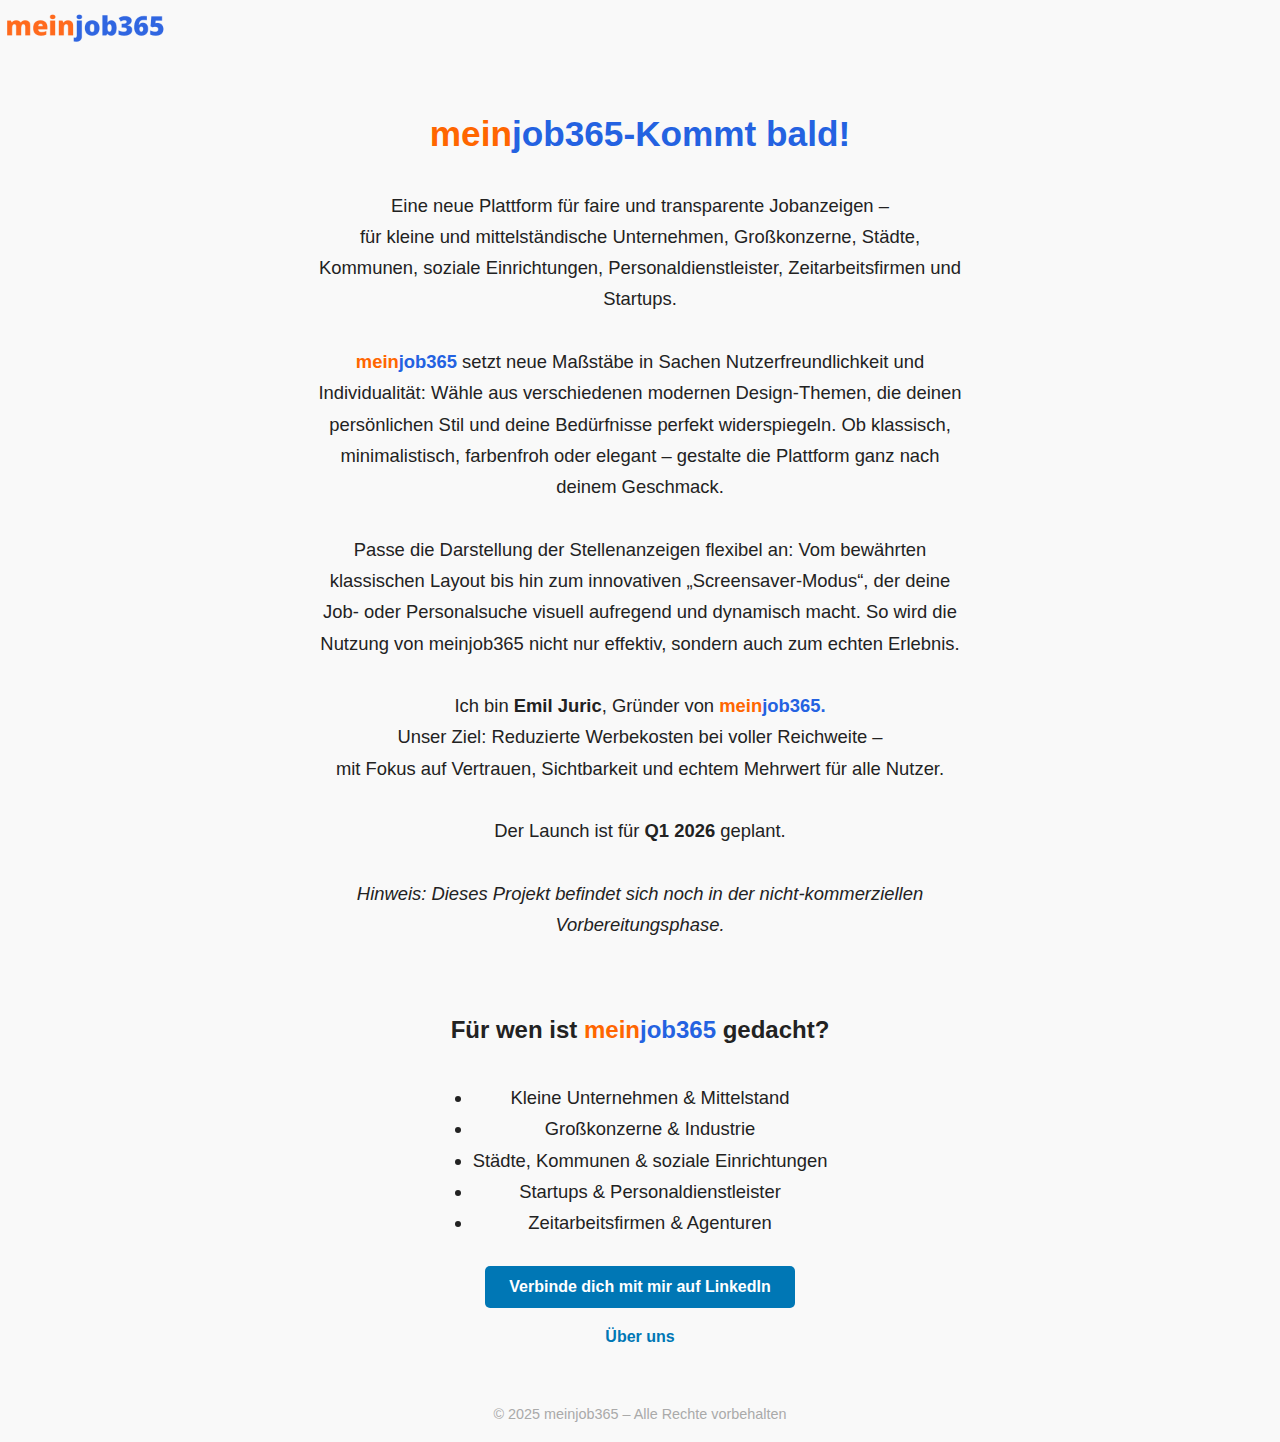
<file: index.html>
<!DOCTYPE html>
<html lang="de">
<head>
  <meta charset="UTF-8">
  <meta name="viewport" content="width=device-width, initial-scale=1.0">
  <meta http-equiv="content-language" content="de">
  <meta name="robots" content="index, follow">
  <meta name="author" content="Emil Juric">
  <meta name="publisher" content="meinjob365">
  <meta name="description" content="Entdecke meinjob365 – Die neue, benutzerfreundliche Jobbörse für KMUs, Kommunen, Zeitarbeit und mehr. Starte mit uns in eine transparente Zukunft der Jobanzeigen.">
  <meta name="keywords" content="Jobbörse, Stellenangebote, Arbeit, Jobportal, Job, Stelle, Karriere, Jobs Deutschland, meinjob365">
  <meta property="business:business_tag" content="Jobportal, Stellenmarkt">
  <link rel="canonical" href="https://meinjob365.de/">
  <link rel="alternate" hreflang="de" href="https://meinjob365.de">
  <link rel="alternate" hreflang="en" href="https://meinjob365.com">
  <link rel="icon" href="/favicon.ico" type="image/x-icon">

  <!-- OpenGraph -->
  <meta property="og:type" content="website">
  <meta property="og:site_name" content="meinjob365">
  <meta property="og:locale" content="de_DE">
  <meta property="og:title" content="meinjob365 – Die innovative Jobbörse für Deutschland (Launch 2026)">
  <meta property="og:description" content="Die neue Jobplattform für KMUs, Kommunen und Startups.">
  <meta property="og:image" content="https://meinjob365.de/images/meinjob365_logo.png">
  <meta property="og:url" content="https://meinjob365.de">

  <!-- Twitter Card -->
  <meta name="twitter:card" content="summary_large_image">
  <meta name="twitter:title" content="meinjob365 – Kommt bald">
  <meta name="twitter:description" content="Die neue Jobplattform für KMUs, Kommunen und Startups.">
  <meta name="twitter:image" content="https://meinjob365.de/images/meinjob365_logo.png">

  <title>meinjob365 – Die innovative Jobbörse für Deutschland (Launch 2026)</title>

  <!-- Structured Data: Organization -->
  <script type="application/ld+json">
  {
    "@context": "https://schema.org",
    "@type": "Organization",
    "name": "meinjob365",
    "url": "https://meinjob365.de",
    "logo": "https://meinjob365.de/images/meinjob365_logo.png",
    "sameAs": [
      "https://www.linkedin.com/in/emil-juric/",
      "https://twitter.com/meinjob365"
    ]
  }
  </script>

  <!-- Structured Data: WebSite SearchAction -->
  <script type="application/ld+json">
  {
    "@context": "https://schema.org",
    "@type": "WebSite",
    "url": "https://meinjob365.de/",
    "potentialAction": {
      "@type": "SearchAction",
      "target": "https://meinjob365.de/suche?q={search_term_string}",
      "query-input": "required name=search_term_string"
    }
  }
  </script>

  <!-- Optional future AI Config -->
  <script>
    window.AI_CONFIG = {
      futureIntegration: true,
      plannedFeatures: ["job-recommendations", "chatbot"]
    };
  </script>

  <style>
    * {
  box-sizing: border-box;
}

body {
  font-family: Arial, sans-serif;
  background: #f9f9f9;
  color: #222;
  margin: 0;
  padding: 0;
  display: flex;
  flex-direction: column;
  min-height: 100vh;
  overflow-x: hidden;
}

header {
  display: flex;
  align-items: center;
  justify-content: space-between;
  padding: 5px;
}

header img {
  height: 40px;
}

main {
  flex: 1;
  display: flex;
  flex-direction: column;
  align-items: center;
  text-align: center;
  max-width: 700px;
  margin: 0 auto;
  padding: 40px 20px;
}

h1 {
  font-size: 2.2em;
  margin-bottom: 0.5em;
  color: #222;
}

h2 {
  font-size: 1.5em;
  margin-top: 2em;
}

p, ul {
  font-size: 1.15em;
  line-height: 1.7;
  margin-bottom: 1.5em;
  text-align: center;
}

ul {
  padding-left: 20px;
}

.button {
  background-color: #0077b5;
  color: white;
  padding: 12px 24px;
  text-decoration: none;
  font-weight: bold;
  border-radius: 5px;
  transition: background-color 0.3s;
}

.button:hover {
  background-color: #005983;
}

footer {
  text-align: center;
  padding: 20px;
  font-size: 0.9em;
  color: #aaa;
  background: #f9f9f9;
  margin-top: auto;
  width: 100%;
}

.mobile-only {
  display: none;
}

.desktop-only {
  display: inline-block;
}

@media (max-width: 600px) {
  h1 {
    font-size: 1.8em;
  }

  p {
    font-size: 1em;
  }

  .button {
    padding: 10px 20px;
  }

  .mobile-only {
    display: inline-block;
    font-size: 0.9em;
    padding: 8px 16px;
    margin-top: 10px;
  }

  .desktop-only {
    display: none;
  }

  header {
    flex-direction: column;
    align-items: flex-start;
  }

  header img {
    margin-bottom: 5px;
  }
}

@media (max-height: 650px) {
  main {
    justify-content: flex-start;
    padding-top: 40px;
  }
}

.nav-link {
  display: inline-block;
  margin-top: 20px;
  font-size: 1em;
  text-decoration: none;
  color: #0077b5;
  font-weight: bold;
  transition: color 0.3s;
}

.nav-link:hover {
  color: #005983;
}
  </style>
</head>
<body>

  <header>
    <img src="/images/meinjob365_logo.png" alt="meinjob365 Logo">
    <a class="button mobile-only" href="https://www.linkedin.com/in/emil-juric/" target="_blank">
      LinkedIn
    </a>
  </header>

  <main>
    <h1><strong><span style="color: rgb(255, 102, 0);">mein</span><span style="color: rgb(36, 98, 225);">job365-Kommt bald!</span></strong> </h1>

    <p>
      Eine neue Plattform für faire und transparente Jobanzeigen –<br>
      für kleine und mittelständische Unternehmen, Großkonzerne, Städte, Kommunen, soziale Einrichtungen, Personaldienstleister, Zeitarbeitsfirmen und Startups.<br><br>

      <strong><span style="color: rgb(255, 102, 0);">mein</span><span style="color: rgb(36, 98, 225);">job365</span></strong> setzt neue Maßstäbe in Sachen Nutzerfreundlichkeit und Individualität:  
      Wähle aus verschiedenen modernen Design-Themen, die deinen persönlichen Stil und deine Bedürfnisse perfekt widerspiegeln.  
      Ob klassisch, minimalistisch, farbenfroh oder elegant – gestalte die Plattform ganz nach deinem Geschmack.<br><br>

      Passe die Darstellung der Stellenanzeigen flexibel an:  
      Vom bewährten klassischen Layout bis hin zum innovativen „Screensaver-Modus“,  
      der deine Job- oder Personalsuche visuell aufregend und dynamisch macht.  
      So wird die Nutzung von meinjob365 nicht nur effektiv, sondern auch zum echten Erlebnis.<br><br>

      Ich bin <strong>Emil Juric</strong>, Gründer von <strong><span style="color: rgb(255 , 102, 0);">mein</span><span style="color: rgb(36 , 98, 225);">job365.</span></strong><br>
      Unser Ziel: Reduzierte Werbekosten bei voller Reichweite –<br>
      mit Fokus auf Vertrauen, Sichtbarkeit und echtem Mehrwert für alle Nutzer.<br><br>

      Der Launch ist für <strong>Q1 2026</strong> geplant.<br><br>

      <em>Hinweis: Dieses Projekt befindet sich noch in der nicht-kommerziellen Vorbereitungsphase.</em>
    </p>

    <h2>Für wen ist <strong><span style="color: rgb(255, 102, 0);">mein</span><span style="color: rgb(36, 98, 225);">job365</span></strong> gedacht?</h2>
    <ul>
      <li>Kleine Unternehmen & Mittelstand</li>
      <li>Großkonzerne & Industrie</li>
      <li>Städte, Kommunen & soziale Einrichtungen</li>
      <li>Startups & Personaldienstleister</li>
      <li>Zeitarbeitsfirmen & Agenturen</li>
    </ul>

    <a class="button desktop-only" href="https://www.linkedin.com/in/emil-juric/" target="_blank">
      Verbinde dich mit mir auf LinkedIn
    </a>
    <a class="nav-link" href="ueber-uns.html">Über uns</a>
  </main>
  
  <footer>
  
    © 2025 meinjob365 – Alle Rechte vorbehalten
  </footer>

</body>
</html>
</file>
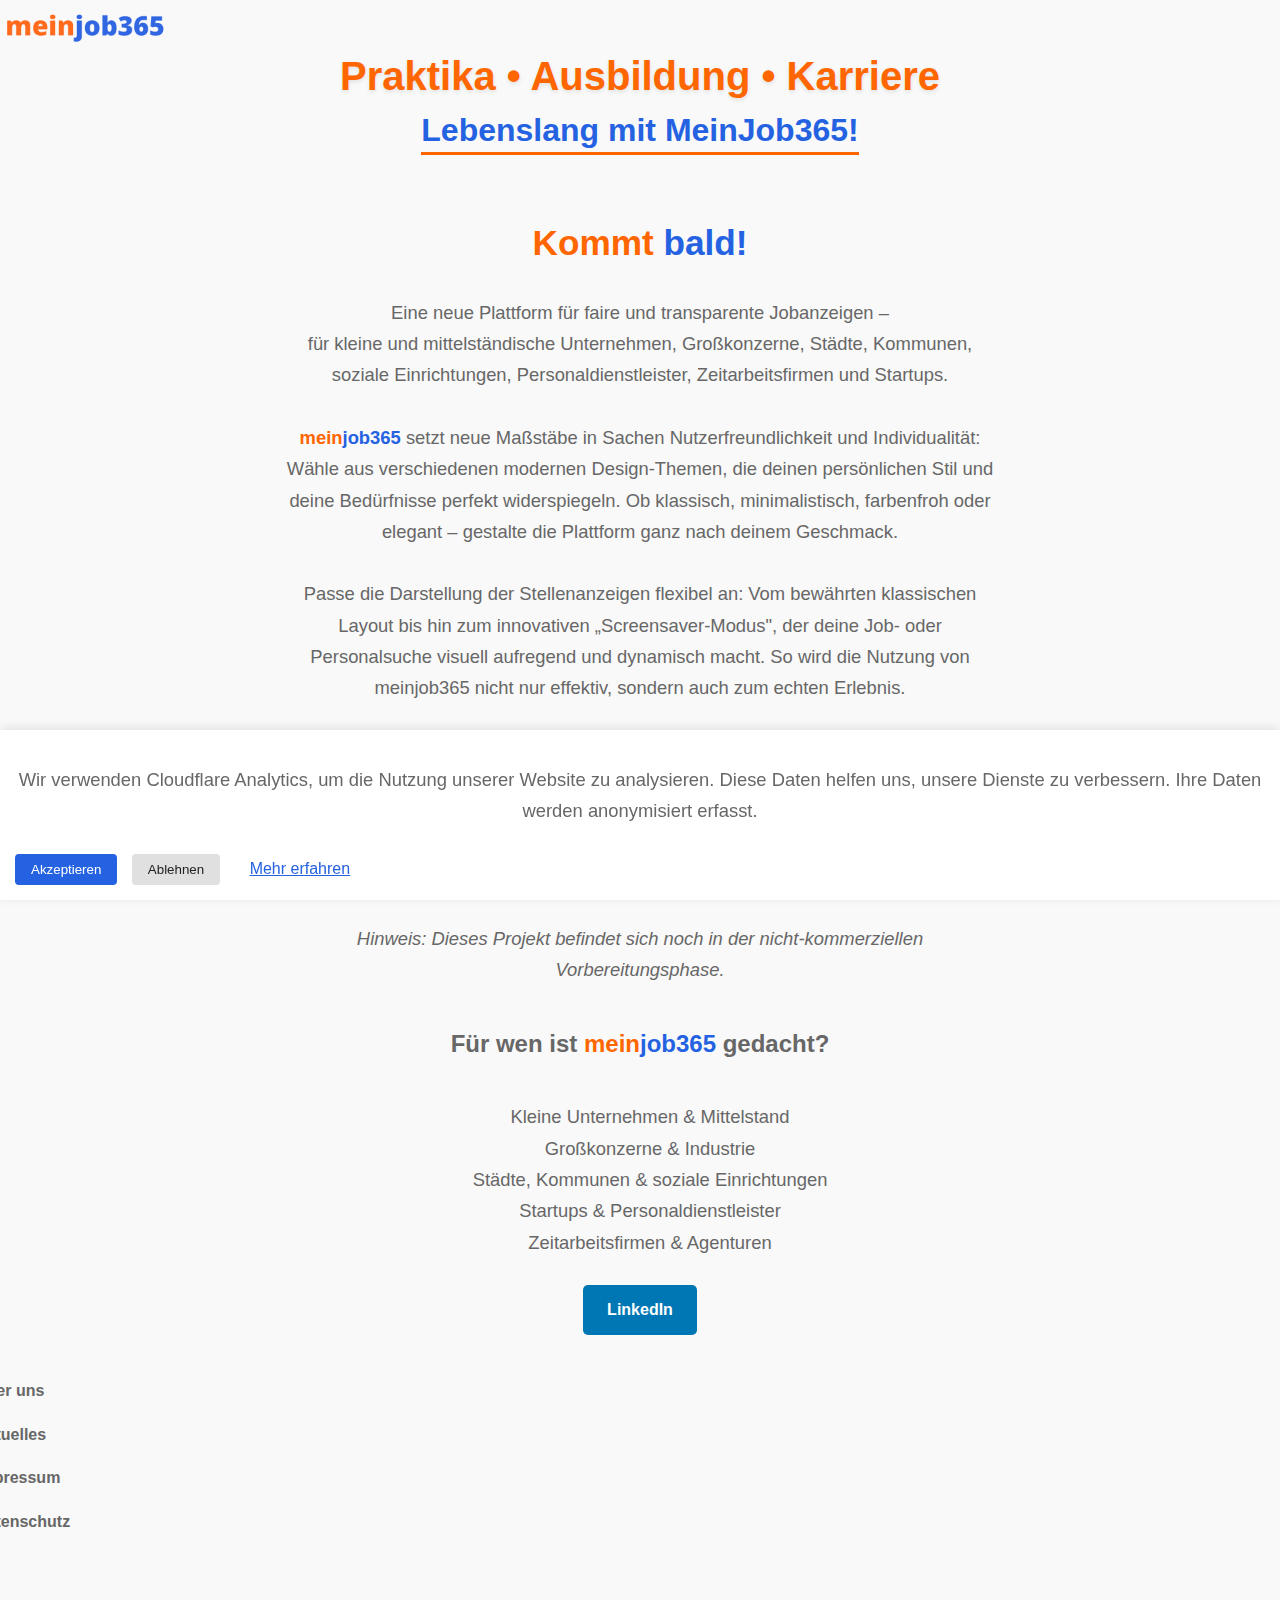
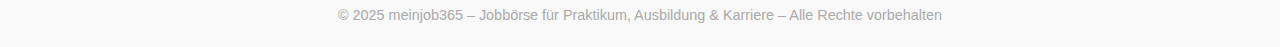
<file: src/index.html>
<!DOCTYPE html>
<html lang="de">
<head>
  <meta charset="UTF-8">
  <meta name="viewport" content="width=device-width, initial-scale=1.0">
  <meta http-equiv="X-UA-Compatible" content="IE=edge">
  <meta http-equiv="content-language" content="de">
  
  <!-- Primary Meta Tags -->
  <title>meinjob365 – Praktika, Ausbildung & Karriere - Alles mit meinjob365 (Launch 2026)</title>
  <meta name="description" content="Entdecke Praktika, Ausbildungsplätze und Karrierechancen bei meinjob365 – Die neue Jobbörse für KMUs, Kommunen und Startups. Starte 2026 durch!">
  <meta name="author" content="Emil Juric">
  <meta name="robots" content="index, follow">

  <!-- OpenGraph / Social Meta -->
  <meta property="og:type" content="website">
  <meta property="og:site_name" content="meinjob365">
  <meta property="og:title" content="meinjob365 – Praktikum, Ausbildung & Karriere | Die innovative Jobbörse">
  <meta property="og:description" content="Entdecke Praktika, Ausbildungsplätze und Karrierechancen bei meinjob365 – Die neue Jobbörse für KMUs, Kommunen und Startups.">
  <meta property="og:image" content="https://meinjob365.de/images/meinjob365_logo.png">
  <meta property="og:url" content="https://meinjob365.de">
  <meta property="og:locale" content="de_DE">

  <!-- Twitter Card -->
  <meta name="twitter:card" content="summary_large_image">
  <meta name="twitter:title" content="meinjob365 – Praktikum, Ausbildung & Karriere | Die innovative Jobbörse">
  <meta name="twitter:description" content="Entdecke Praktika, Ausbildungsplätze und Karrierechancen bei meinjob365 – Die neue Jobbörse für KMUs, Kommunen und Startups.">
  <meta name="twitter:image" content="https://meinjob365.de/images/meinjob365_logo.png">

  <!-- Favicon -->
  <link rel="icon" href="/favicon.ico" sizes="any">
  <link rel="icon" href="/icon.svg" type="image/svg+xml">
  <link rel="apple-touch-icon" href="/apple-touch-icon.png">

  <!-- Preload Resources -->
  <link rel="preload" href="/images/meinjob365_logo.png" as="image">

  <!-- Structured Data -->
  <script type="application/ld+json">
  {
    "@context": "https://schema.org",
    "@type": "WebSite",
    "name": "meinjob365",
    "alternateName": ["Praktikumsbörse", "Ausbildungsportal", "Karriereplattform"],
    "url": "https://meinjob365.de",
    "potentialAction": {
      "@type": "SearchAction",
      "target": "https://meinjob365.de/suche?q={search_term_string}",
      "query-input": "required name=search_term_string"
    }
  }
  </script>
  
  <script type="application/ld+json">
  {
    "@context": "https://schema.org",
    "@type": "Organization",
    "name": "meinjob365",
    "url": "https://meinjob365.de",
    "logo": "https://meinjob365.de/images/meinjob365_logo.png",
    "sameAs": [
      "https://www.linkedin.com/in/emil-juric/",
      "https://twitter.com/meinjob365"
    ],
    "description": "Die innovative Jobbörse für Praktika, Ausbildungen und Karrierechancen in Deutschland"
  }
  </script>

  <style>
    /* CSS Variables */
    :root {
      --primary: #2462E1;
      --secondary: #FF6600;
      --text: #222;
      --light-text: #676767;
      --bg: #f9f9f9;
    }

    * {
      box-sizing: border-box;
    }

    body {
      font-family: Arial, sans-serif;
      background: var(--bg);
      color: var(--text);
      margin: 0;
      padding: 0;
      display: flex;
      flex-direction: column;
      min-height: 100vh;
      line-height: 1.6;
      overflow-x: hidden;
    }

    header {
      display: flex;
      align-items: center;
      justify-content: space-between;
      padding: 5px;
    }

    header img {
      height: 40px;
      width: auto;
    }

    main {
      flex: 1;
      display: flex;
      flex-direction: column;
      align-items: center;
      text-align: center;
      max-width: 750px;
      margin: 0 auto;
      padding: 40px 20px;
    }

    h1 {
      font-size: 2.2em;
      margin-bottom: 0.2em;
    }

    h2 {
      font-size: 1.5em;
      margin-top: 0.5em;
      text-align: center;
      color: var(--light-text);
    }

    p, ul {
      list-style-type: none;
      padding-left: 0;
      text-align: center;
      color: var(--light-text);
      font-size: 1.15em;
      line-height: 1.7;
      margin-bottom: 1.5em;
    }

    ul {
      padding-left: 20px;
    }

    .button {
      background-color: #0077b5;
      color: white;
      padding: 12px 24px;
      text-decoration: none;
      font-weight: bold;
      border-radius: 5px;
      transition: background-color 0.3s;
    }

    .button:hover {
      background-color: #005983;
    }

    footer {
      text-align: center;
      padding: 20px;
      font-size: 0.9em;
      color: #aaa;
      background: var(--bg);
      margin-top: auto;
      width: 100%;
    }

    .mobile-only {
      display: none;
    }

    .desktop-only {
      display: inline-block;
    }

    @media (max-width: 600px) {
      h1 {
        font-size: 1.8em;
      }

      p {
        font-size: 1em;
      }

      .button {
        padding: 10px 20px;
      }

      .mobile-only {
        display: inline-block;
        font-size: 0.9em;
        padding: 8px 16px;
        margin-top: 10px;
      }

      .desktop-only {
        display: none;
      }

      header {
        flex-direction: column;
        align-items: flex-start;
      }

      header img {
        margin-bottom: 5px;
      }
    }

    @media (max-height: 650px) {
      main {
        justify-content: flex-start;
        padding-top: 40px;
      }
    }

    .nav-link {
      color: #676767;
      text-decoration: none;
      font-weight: bold;
      transition: color 0.3s;
      padding: 8px 0;
      border-bottom: 2px solid transparent;
    }

    .nav-link:hover {
      color: #005983;
      border-bottom-color: #005983;
    }

    .linkedin-wrapper {
      width: 100%;
      text-align: center;
      margin-bottom: 20px;
    }

    .left-aligned-links {
      display: flex;
      flex-direction: column;
      align-items: flex-start;
      width: 100%;
      padding-left: 20px;
      margin-top: 15px;
    }

    @media (min-width: 601px) {
      .left-aligned-links {
        margin-left: -20px;
        padding-left: 20px;
        width: calc(100% + 40px);
        position: relative;
        left: -300px;
      }
    }

    /* GDPR Consent Banner */
    #cookie-consent {
      position: fixed;
      bottom: 0;
      left: 0;
      right: 0;
      background: #fff;
      padding: 15px;
      box-shadow: 0 -2px 10px rgba(0,0,0,0.1);
      z-index: 1000;
      display: none;
    }

    .consent-buttons {
      margin-top: 10px;
    }

    .consent-btn {
      padding: 8px 16px;
      margin-right: 10px;
      border: none;
      border-radius: 4px;
      cursor: pointer;
    }

    .accept-btn {
      background: var(--primary);
      color: white;
    }

    .reject-btn {
      background: #e0e0e0;
      color: var(--text);
    }

    /* SEO helper text - vidljiv samo tražilicama */
    .seo-helper {
      position: absolute;
      left: -9999px;
      top: -9999px;
      width: 1px;
      height: 1px;
      overflow: hidden;
    }
  </style>
</head>

<body>
  <!-- Hidden SEO content -->
  <div class="seo-helper">
      <h1><strong><span style="color: rgb(255, 102, 0);">Praktika  Ausbildung  Karriere</span><br><span style="color: rgb(36, 98, 225);">alles mit meinjob365</span></strong></h1>
    <p>Finden Sie das perfekte Praktikum, Ausbildung oder Stellenangebot in Deutschland durch unsere innovative Jobbörse meinjob365.</p>
  </div>

  <header>
    <img src="/images/meinjob365_logo.png" 
         alt="meinjob365 Logo - Jobbörse für Praktikum, Ausbildung und Karriere"
         width="180" height="40">
    <a class="button mobile-only" href="https://www.linkedin.com/in/emil-juric/" target="_blank" rel="noopener noreferrer">
      LinkedIn
    </a>
  </header>

  <div class="slogan-banner">
    <h2 style="margin: 0; padding: 0; font-family: 'Arial', sans-serif; line-height: 1.3;">
      <strong style="display: block; text-align: center; font-size: clamp(1.5rem, 4vw, 2.5rem);">
        <span style="color: var(--secondary); text-shadow: 0 2px 4px rgba(0,0,0,0.1);">
          Praktika • Ausbildung • Karriere
        </span>
        <span style="display: block; color: var(--primary); font-size: clamp(1.2rem, 3vw, 2rem); margin-top: 8px;">
          <span style="border-bottom: 3px solid var(--secondary); padding-bottom: 4px;">Lebenslang mit MeinJob365!</span>
        </span>
      </strong>
    </h2>
  </div>

  <main>
    <h1><strong><span style="color: var(--secondary);">Kommt</span><span style="color: var(--primary);"> bald!</span></strong> </h1>

    <p>
      Eine neue Plattform für faire und transparente Jobanzeigen –<br>
      für kleine und mittelständische Unternehmen, Großkonzerne, Städte, Kommunen, soziale Einrichtungen, Personaldienstleister, Zeitarbeitsfirmen und Startups.<br><br>

      <strong><span style="color: var(--secondary);">mein</span><span style="color: var(--primary);">job365</span></strong> setzt neue Maßstäbe in Sachen Nutzerfreundlichkeit und Individualität:  
      Wähle aus verschiedenen modernen Design-Themen, die deinen persönlichen Stil und deine Bedürfnisse perfekt widerspiegeln.  
      Ob klassisch, minimalistisch, farbenfroh oder elegant – gestalte die Plattform ganz nach deinem Geschmack.<br><br>

      Passe die Darstellung der Stellenanzeigen flexibel an:  
      Vom bewährten klassischen Layout bis hin zum innovativen „Screensaver-Modus",  
      der deine Job- oder Personalsuche visuell aufregend und dynamisch macht.  
      So wird die Nutzung von meinjob365 nicht nur effektiv, sondern auch zum echten Erlebnis.<br><br>

      Ich bin <strong>Emil Juric</strong>, Gründer von <strong><span style="color: var(--secondary);">mein</span><span style="color: var(--primary);">job365.</span></strong><br>
      Unser Ziel: Reduzierte Werbekosten bei voller Reichweite –<br>
      mit Fokus auf Vertrauen, Sichtbarkeit und echtem Mehrwert für alle Nutzer.<br><br>

      Der Launch ist für <strong>Q1 2026</strong> geplant.<br><br>

      <em>Hinweis: Dieses Projekt befindet sich noch in der nicht-kommerziellen Vorbereitungsphase.</em>
    </p>

    <h2>Für wen ist <strong><span style="color: var(--secondary);">mein</span><span style="color: var(--primary);">job365</span></strong> gedacht?</h2>
    <ul>
      <li>Kleine Unternehmen & Mittelstand</li>
      <li>Großkonzerne & Industrie</li>
      <li>Städte, Kommunen & soziale Einrichtungen</li>
      <li>Startups & Personaldienstleister</li>
      <li>Zeitarbeitsfirmen & Agenturen</li>
    </ul>
    
    <div class="linkedin-wrapper">
      <a class="button desktop-only" href="https://www.linkedin.com/in/emil-juric/" target="_blank" rel="noopener noreferrer">
        LinkedIn
      </a>
    </div>
    <div class="left-aligned-links" style="margin-left: -20px; width: calc(100% + 40px);">
      <a class="nav-link" href="/ueber-uns" title="Über meinjob365 - Jobbörse für Praktikum und Ausbildung">Über uns</a>
      <a class="nav-link" href="/aktuelles" title="Aktuelle Neuigkeiten zu Praktika und Ausbildungsplätzen">Aktuelles</a>
      <a class="nav-link" href="/impressum" title="Impressum">Impressum</a>
      <a class="nav-link" href="/datenschutz" title="Datenschutzerklärung">Datenschutz</a>
    </div>
  </main>
  
  <footer>
    © 2025 meinjob365 – Jobbörse für Praktikum, Ausbildung & Karriere – Alle Rechte vorbehalten
  </footer>

  <!-- GDPR Cookie Consent Banner -->
  <div id="cookie-consent">
    <p>Wir verwenden Cloudflare Analytics, um die Nutzung unserer Website zu analysieren. Diese Daten helfen uns, unsere Dienste zu verbessern. Ihre Daten werden anonymisiert erfasst.</p>
    <div class="consent-buttons">
      <button class="consent-btn accept-btn" id="accept-cookies">Akzeptieren</button>
      <button class="consent-btn reject-btn" id="reject-cookies">Ablehnen</button>
      <a href="/datenschutz" style="margin-left: 15px; color: var(--primary);">Mehr erfahren</a>
    </div>
  </div>

  <script>
    // GDPR Compliance Script
    document.addEventListener('DOMContentLoaded', function() {
      // Cookie Consent Logic
      if (!localStorage.getItem('cookie_consent')) {
        document.getElementById('cookie-consent').style.display = 'block';
      }

      document.getElementById('accept-cookies').addEventListener('click', function() {
        localStorage.setItem('cookie_consent', 'accepted');
        document.getElementById('cookie-consent').style.display = 'none';
        loadCloudflareAnalytics();
      });

      document.getElementById('reject-cookies').addEventListener('click', function() {
        localStorage.setItem('cookie_consent', 'rejected');
        document.getElementById('cookie-consent').style.display = 'none';
      });

      // Load analytics if already consented
      if (localStorage.getItem('cookie_consent') === 'accepted') {
        loadCloudflareAnalytics();
      }
    });

    function loadCloudflareAnalytics() {
      const script = document.createElement('script');
      script.src = 'https://static.cloudflareinsights.com/beacon.min.js';
      script.defer = true;
      script.setAttribute('data-cf-beacon', '{"token": "2bd16794874b43a18c753e74b16c28f5"}');
      document.body.appendChild(script);
    }
  </script>
</body>
</html>
</file>
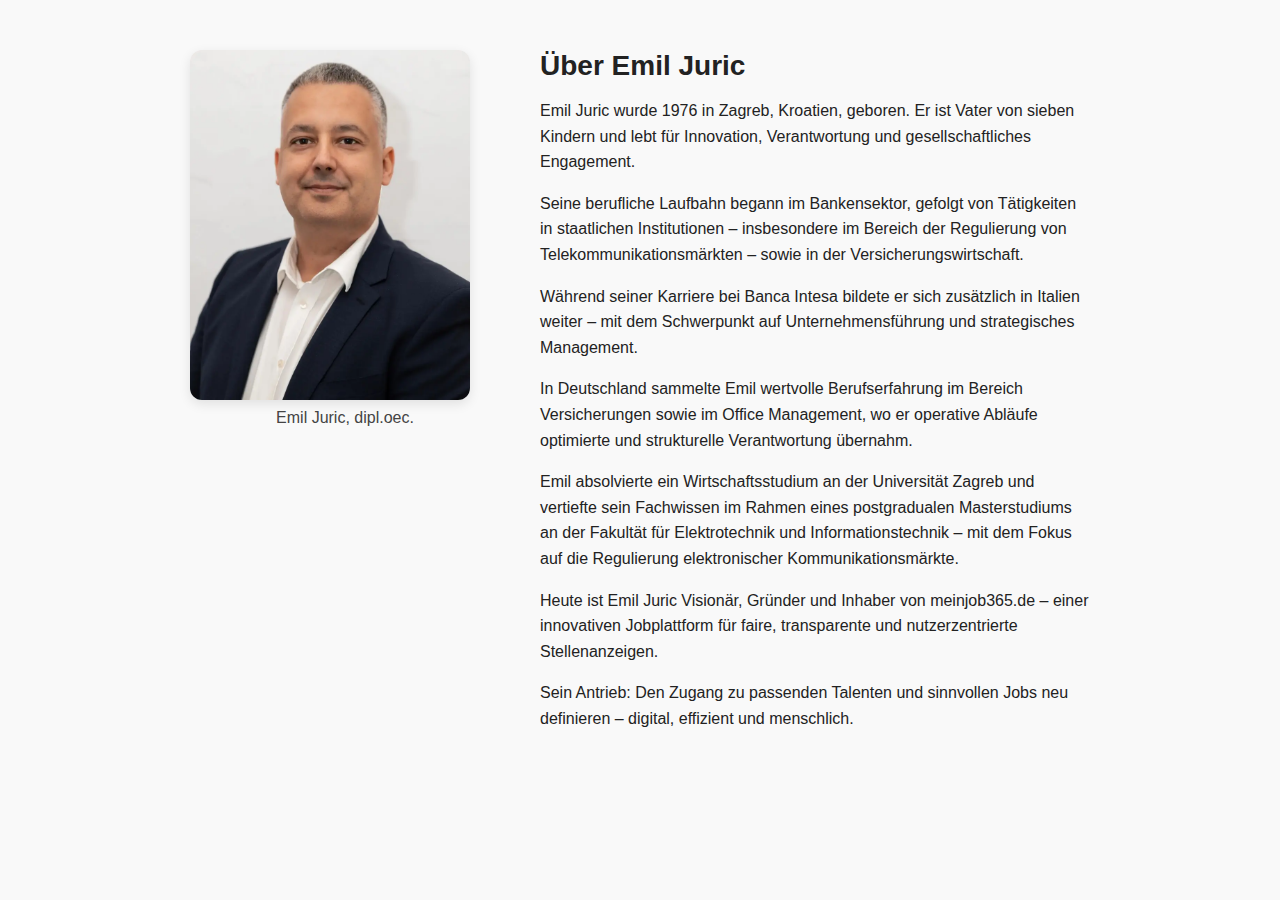
<file: ueber-uns.html>
<!DOCTYPE html>
<html lang="de">
<head>
  <meta charset="UTF-8">
  <meta name="viewport" content="width=device-width, initial-scale=1">
  <title>Über uns – meinjob365</title>
  <link rel="stylesheet" href="style.css">

  <!-- SEO JSON-LD STRUCTURED DATA -->
  <script type="application/ld+json">
  {
    "@context": "https://schema.org",
    "@type": "Person",
    "name": "Emil Juric",
    "givenName": "Emil",
    "familyName": "Juric",
    "birthPlace": {
      "@type": "Place",
      "name": "Zagreb, Kroatien"
    },
    "homeLocation": {
      "@type": "Place",
      "address": {
        "@type": "PostalAddress",
        "postalCode": "63071",
        "addressLocality": "Offenbach am Main",
        "addressRegion": "Hessen",
        "addressCountry": "Deutschland"
      }
    },
    "jobTitle": "Gründer, Geschäftsführer, Visionär",
    "worksFor": {
      "@type": "Organization",
      "name": "meinjob365.de",
      "url": "https://www.meinjob365.de"
    },
    "alumniOf": [
      {
        "@type": "CollegeOrUniversity",
        "name": "Universität Zagreb – Wirtschaftsfakultät"
      },
      {
        "@type": "CollegeOrUniversity",
        "name": "Fakultät für Elektrotechnik und Informationstechnik (FER), Universität Zagreb"
      },
      {
        "@type": "EducationalOrganization",
        "name": "Banca Intesa Weiterbildung – Unternehmensführung (Italien)"
      }
    ],
    "hasOccupation": [
      {
        "@type": "Occupation",
        "name": "Telekommunikationsregulierung",
        "description": "Berufserfahrung in staatlichen Institutionen im Bereich der elektronischen Kommunikation"
      },
      {
        "@type": "Occupation",
        "name": "Versicherung",
        "description": "Erfahrung im Versicherungsbereich in Deutschland"
      },
      {
        "@type": "Occupation",
        "name": "Office Management",
        "description": "Verantwortung für Büroorganisation und operative Abläufe in Deutschland"
      }
    ],
    "nationality": {
      "@type": "Country",
      "name": "Kroatien"
    },
    "knowsLanguage": [
      "Deutsch",
      "Kroatisch",
      "Englisch"
    ],
    "url": "https://www.meinjob365.de/ueber-uns",
    "image": "https://www.meinjob365.de/images/Emil%20Juric.webp",
    "sameAs": [
      "https://www.linkedin.com/in/emil-juric"
    ],
    "description": "Emil Juric ist Visionär, Gründer und Geschäftsführer von meinjob365.de – einer innovativen Jobplattform für faire, transparente und digitale Stellenanzeigen im DACH-Raum."
  }
  </script>

  <style>
    .about-container {
      max-width: 900px;
      margin: 0 auto;
      padding: 50px;
    }

    .about-section {
      display: flex;
      flex-direction: column;
      align-items: flex-start;
      text-align: center;
    }

    .about-img {
      max-width: 280px;
      border-radius: 12px;
      margin-bottom: 10px;
    }

    .about-title {
      font-weight: 500;
      font-size: 16px;
      color: #444;
      margin-bottom: 30px;
    }

    .about-text h1 {
      font-size: 28px;
      margin-bottom: 15px;
    }

    .about-text p {
      font-size: 16px;
      line-height: 1.6;
      margin-bottom: 15px;
    }

    @media (min-width: 768px) {
      .about-section {
        flex-direction: row;
        text-align: left;
      }

      .about-img {
        margin-right: 30px;
        margin-bottom: 10;
      }

      .about-title {
        text-align: center;
        margin-top: -5px;
      }
    }
  </style>
</head>
<body>
  <main class="about-container">
  <section class="about-section">
    <div class="about-img-container">
      <img src="/images/Emil Juric.webp" alt="Emil Juric – Gründer von meinjob365" class="about-img" />
      <div class="about-title">
        Emil Juric, dipl.oec. <br>
      </div>
    </div>

    <div class="about-text">
        <h1>Über Emil Juric</h1>
        <p>Emil Juric wurde 1976 in Zagreb, Kroatien, geboren. Er ist Vater von sieben Kindern und lebt für Innovation, Verantwortung und gesellschaftliches Engagement.</p>

<p>Seine berufliche Laufbahn begann im Bankensektor, gefolgt von Tätigkeiten in staatlichen Institutionen – insbesondere im Bereich der Regulierung von Telekommunikationsmärkten – sowie in der Versicherungswirtschaft.</p>

<p>Während seiner Karriere bei Banca Intesa bildete er sich zusätzlich in Italien weiter – mit dem Schwerpunkt auf Unternehmensführung und strategisches Management.</p>

<p>In Deutschland sammelte Emil wertvolle Berufserfahrung im Bereich Versicherungen sowie im Office Management, wo er operative Abläufe optimierte und strukturelle Verantwortung übernahm.</p>

<p>Emil absolvierte ein Wirtschaftsstudium an der Universität Zagreb und vertiefte sein Fachwissen im Rahmen eines postgradualen Masterstudiums an der Fakultät für Elektrotechnik und Informationstechnik – mit dem Fokus auf die Regulierung elektronischer Kommunikationsmärkte.</p>

<p>Heute ist Emil Juric Visionär, Gründer und Inhaber von meinjob365.de – einer innovativen Jobplattform für faire, transparente und nutzerzentrierte Stellenanzeigen.</p>

<p>Sein Antrieb: Den Zugang zu passenden Talenten und sinnvollen Jobs neu definieren – digital, effizient und menschlich.</p>

      </div>
    </section>
  </main>
</body>
</html>
</file>
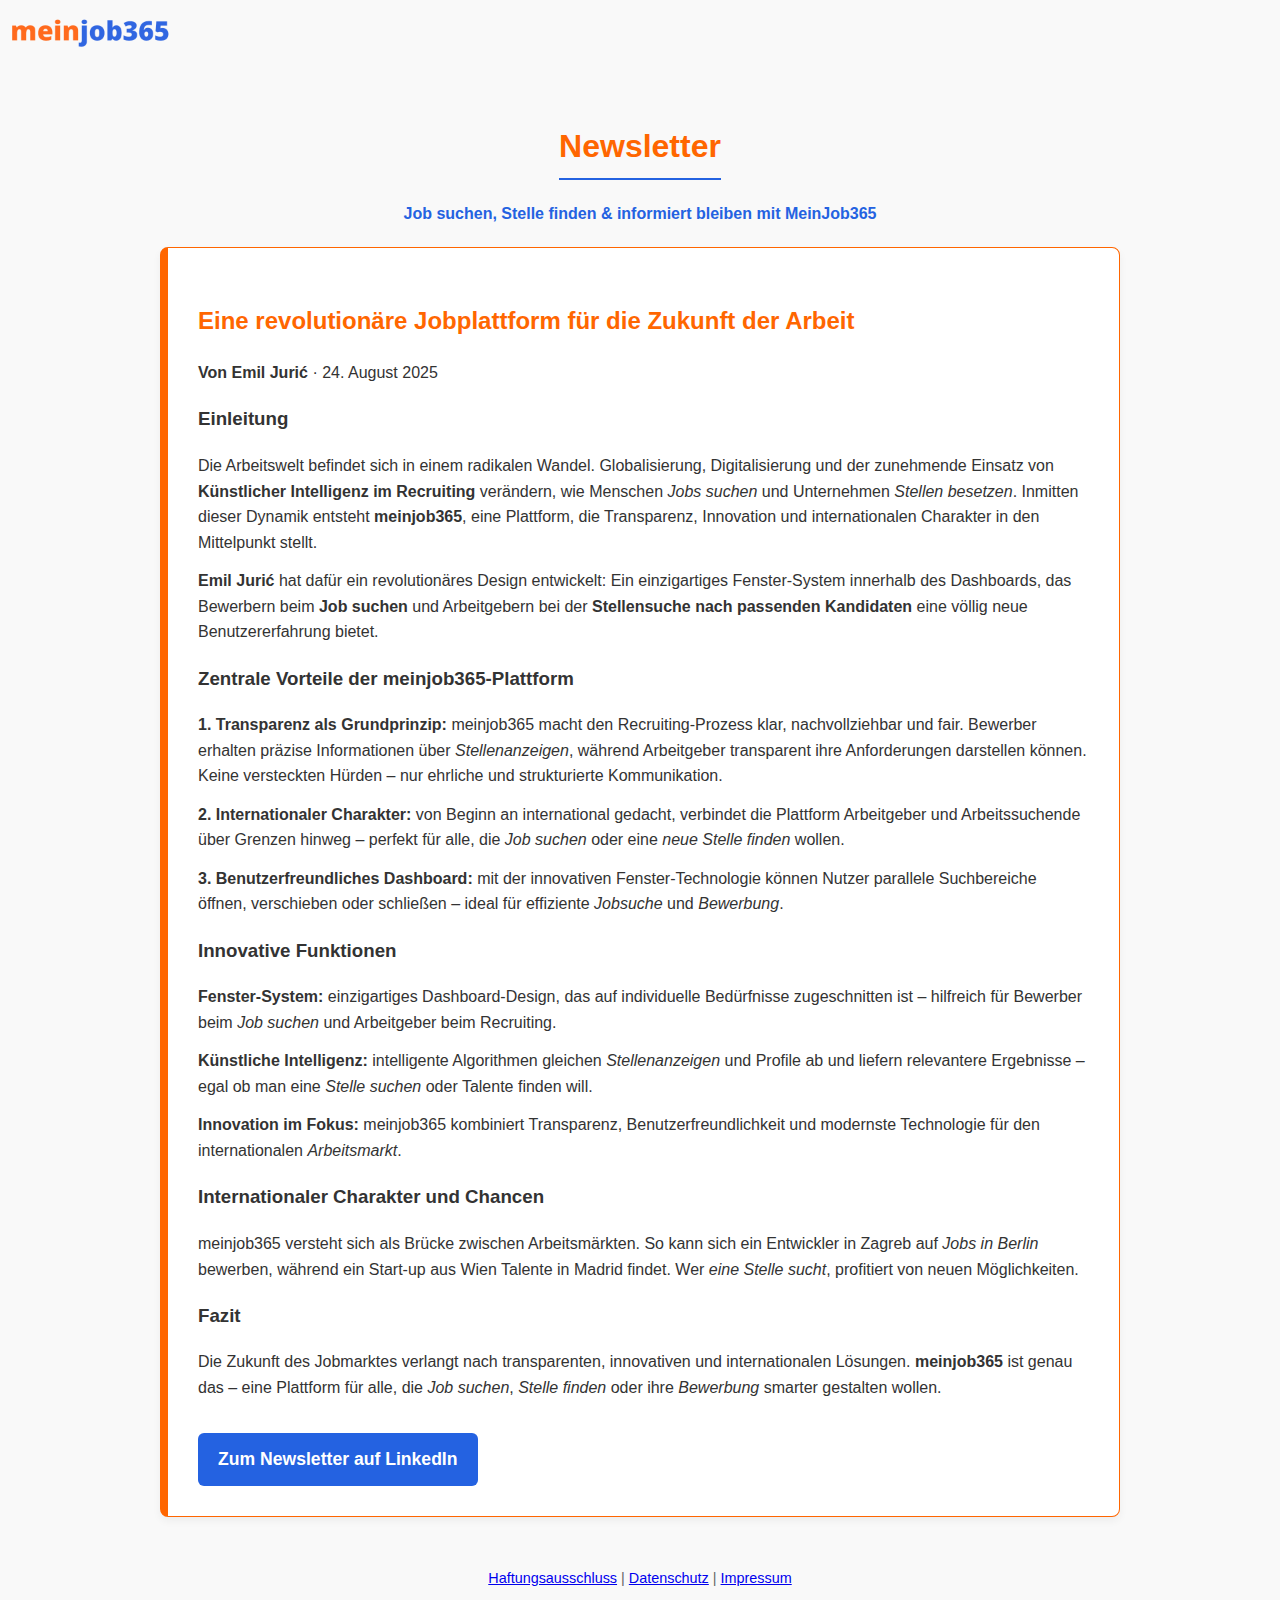
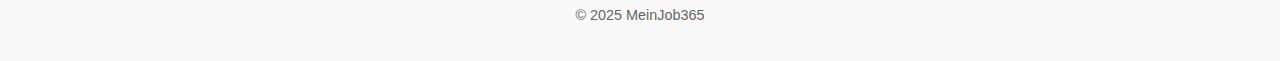
<file: src/aktuelles.html>
<!DOCTYPE html>
<html lang="de">
<head>
  <meta charset="UTF-8" />
  <meta name="viewport" content="width=device-width, initial-scale=1" />
  <title>Newsletter | MeinJob365 – Job suchen & Stelle finden</title>
  <meta name="description" content="Eine revolutionäre Jobplattform für die Zukunft der Arbeit – Transparenz, Innovation, KI und internationales Matching. Job suchen, Stelle finden & smarte Bewerbung mit meinjob365." />
  <meta name="keywords" content="Job suchen, Stelle suchen, Jobsuche, Bewerbung, Recruiting Plattform, Karriere, Arbeitsmarkt, KI Recruiting, Stellenanzeigen" />
  <link rel="canonical" href="https://meinjob365.de/newsletter" />

  <!-- Open Graph -->
  <meta property="og:type" content="article" />
  <meta property="og:title" content="Eine revolutionäre Jobplattform für die Zukunft der Arbeit – Job suchen & Stelle finden" />
  <meta property="og:description" content="Transparenz, Innovation und KI: meinjob365 mit einzigartigem Fenster-Dashboard. Jetzt Jobs suchen, Stellen finden und Bewerbung smarter gestalten." />
  <meta property="og:url" content="https://meinjob365.de/newsletter" />
  <meta property="og:site_name" content="MeinJob365" />

  <style>
    body {
      font-family: Arial, sans-serif;
      line-height: 1.6;
      max-width: 960px;
      margin: 0 auto;
      padding: 20px;
      color: #333;
      background: #f9f9f9;
    }

    /* Logo gore lijevo */
    header {
      height: 60px; /* rezervira prostor da sadržaj ne ide ispod loga */
    }

    .logo {
      position: fixed;
      top: 10px;
      left: 10px;
      z-index: 1000;
    }

    .logo img {
      height: 40px;
      width: auto;
    }

    /* Naslov */
    .page-title {
      text-align: center;
      margin: 20px 0;
    }
    .page-title h1 {
      font-size: 2rem;
      color: #FF6600;
      border-bottom: 2px solid #2462E1;
      display: inline-block;
      padding-bottom: 5px;
    }
    .page-title p {
      color: #2462E1;
      font-weight: 600;
      margin: 0;
    }

    /* Newsletter sadržaj */
    article {
      background: #fff;
      border: 1px solid #FF6600;
      border-left: 8px solid #FF6600;
      border-radius: 8px;
      padding: 30px;
      box-shadow: 0 4px 8px rgba(0,0,0,0.05);
    }
    article h2 {
      margin-top: 1.5rem;
      color: #FF6600;
    }
    article p {
      margin: 0.8rem 0;
    }

    /* Gumb */
    .btn {
      display: inline-block;
      margin-top: 20px;
      padding: 12px 20px;
      border-radius: 6px;
      text-decoration: none;
      font-weight: 700;
      background: #2462E1;
      color: #fff;
      font-size: 1.1rem;
    }
    .btn:hover {
      background: #1b4590;
    }

    /* Footer */
    footer {
      margin-top: 50px;
      text-align: center;
      font-size: 0.9em;
      color: #666;
    }
  </style>
</head>
<body>
  <header>
    <a href="/" title="Zur Startseite von meinjob365" class="logo">
      <img src="/images/meinjob365_logo.png" alt="meinjob365 Logo">
    </a>
  </header>

  <div class="page-title">
    <h1>Newsletter</h1>
    <p>Job suchen, Stelle finden & informiert bleiben mit MeinJob365</p>
  </div>

  <main>
    <article>
      <h2>Eine revolutionäre Jobplattform für die Zukunft der Arbeit</h2>
      <p><strong>Von Emil Jurić</strong> · 24. August 2025</p>

      <h3>Einleitung</h3>
      <p>Die Arbeitswelt befindet sich in einem radikalen Wandel. Globalisierung, Digitalisierung und der zunehmende Einsatz von <strong>Künstlicher Intelligenz im Recruiting</strong> verändern, wie Menschen <em>Jobs suchen</em> und Unternehmen <em>Stellen besetzen</em>. Inmitten dieser Dynamik entsteht <strong>meinjob365</strong>, eine Plattform, die Transparenz, Innovation und internationalen Charakter in den Mittelpunkt stellt.</p>
      <p><strong>Emil Jurić</strong> hat dafür ein revolutionäres Design entwickelt: Ein einzigartiges Fenster-System innerhalb des Dashboards, das Bewerbern beim <strong>Job suchen</strong> und Arbeitgebern bei der <strong>Stellensuche nach passenden Kandidaten</strong> eine völlig neue Benutzererfahrung bietet.</p>

      <h3>Zentrale Vorteile der meinjob365-Plattform</h3>
      <p><strong>1. Transparenz als Grundprinzip:</strong> meinjob365 macht den Recruiting-Prozess klar, nachvollziehbar und fair. Bewerber erhalten präzise Informationen über <em>Stellenanzeigen</em>, während Arbeitgeber transparent ihre Anforderungen darstellen können. Keine versteckten Hürden – nur ehrliche und strukturierte Kommunikation.</p>
      <p><strong>2. Internationaler Charakter:</strong> von Beginn an international gedacht, verbindet die Plattform Arbeitgeber und Arbeitssuchende über Grenzen hinweg – perfekt für alle, die <em>Job suchen</em> oder eine <em>neue Stelle finden</em> wollen.</p>
      <p><strong>3. Benutzerfreundliches Dashboard:</strong> mit der innovativen Fenster-Technologie können Nutzer parallele Suchbereiche öffnen, verschieben oder schließen – ideal für effiziente <em>Jobsuche</em> und <em>Bewerbung</em>.</p>

      <h3>Innovative Funktionen</h3>
      <p><strong>Fenster-System:</strong> einzigartiges Dashboard-Design, das auf individuelle Bedürfnisse zugeschnitten ist – hilfreich für Bewerber beim <em>Job suchen</em> und Arbeitgeber beim Recruiting.</p>
      <p><strong>Künstliche Intelligenz:</strong> intelligente Algorithmen gleichen <em>Stellenanzeigen</em> und Profile ab und liefern relevantere Ergebnisse – egal ob man eine <em>Stelle suchen</em> oder Talente finden will.</p>
      <p><strong>Innovation im Fokus:</strong> meinjob365 kombiniert Transparenz, Benutzerfreundlichkeit und modernste Technologie für den internationalen <em>Arbeitsmarkt</em>.</p>

      <h3>Internationaler Charakter und Chancen</h3>
      <p>meinjob365 versteht sich als Brücke zwischen Arbeitsmärkten. So kann sich ein Entwickler in Zagreb auf <em>Jobs in Berlin</em> bewerben, während ein Start-up aus Wien Talente in Madrid findet. Wer <em>eine Stelle sucht</em>, profitiert von neuen Möglichkeiten.</p>

      <h3>Fazit</h3>
      <p>Die Zukunft des Jobmarktes verlangt nach transparenten, innovativen und internationalen Lösungen. <strong>meinjob365</strong> ist genau das – eine Plattform für alle, die <em>Job suchen</em>, <em>Stelle finden</em> oder ihre <em>Bewerbung</em> smarter gestalten wollen.</p>

      <!-- CTA Link auf LinkedIn -->
      <a class="btn" 
         href="https://www.linkedin.com/pulse/eine-revolution%C3%A4re-jobplattform-f%C3%BCr-die-zukunft-der-arbeit-emil-juric-atese/?trackingId=qZH87DSWTNWqj9VMoRImDw%3D%3D" 
         target="_blank" 
         rel="noopener noreferrer">
         Zum Newsletter auf LinkedIn
      </a>
    </article>
  </main>

  <footer>
    <p>
      <a href="/disclaimer">Haftungsausschluss</a> |
      <a href="/datenschutz">Datenschutz</a> |
      <a href="/impressum">Impressum</a>
    </p>
    <p>© 2025 MeinJob365</p>
  </footer>
</body>
</html>
</file>
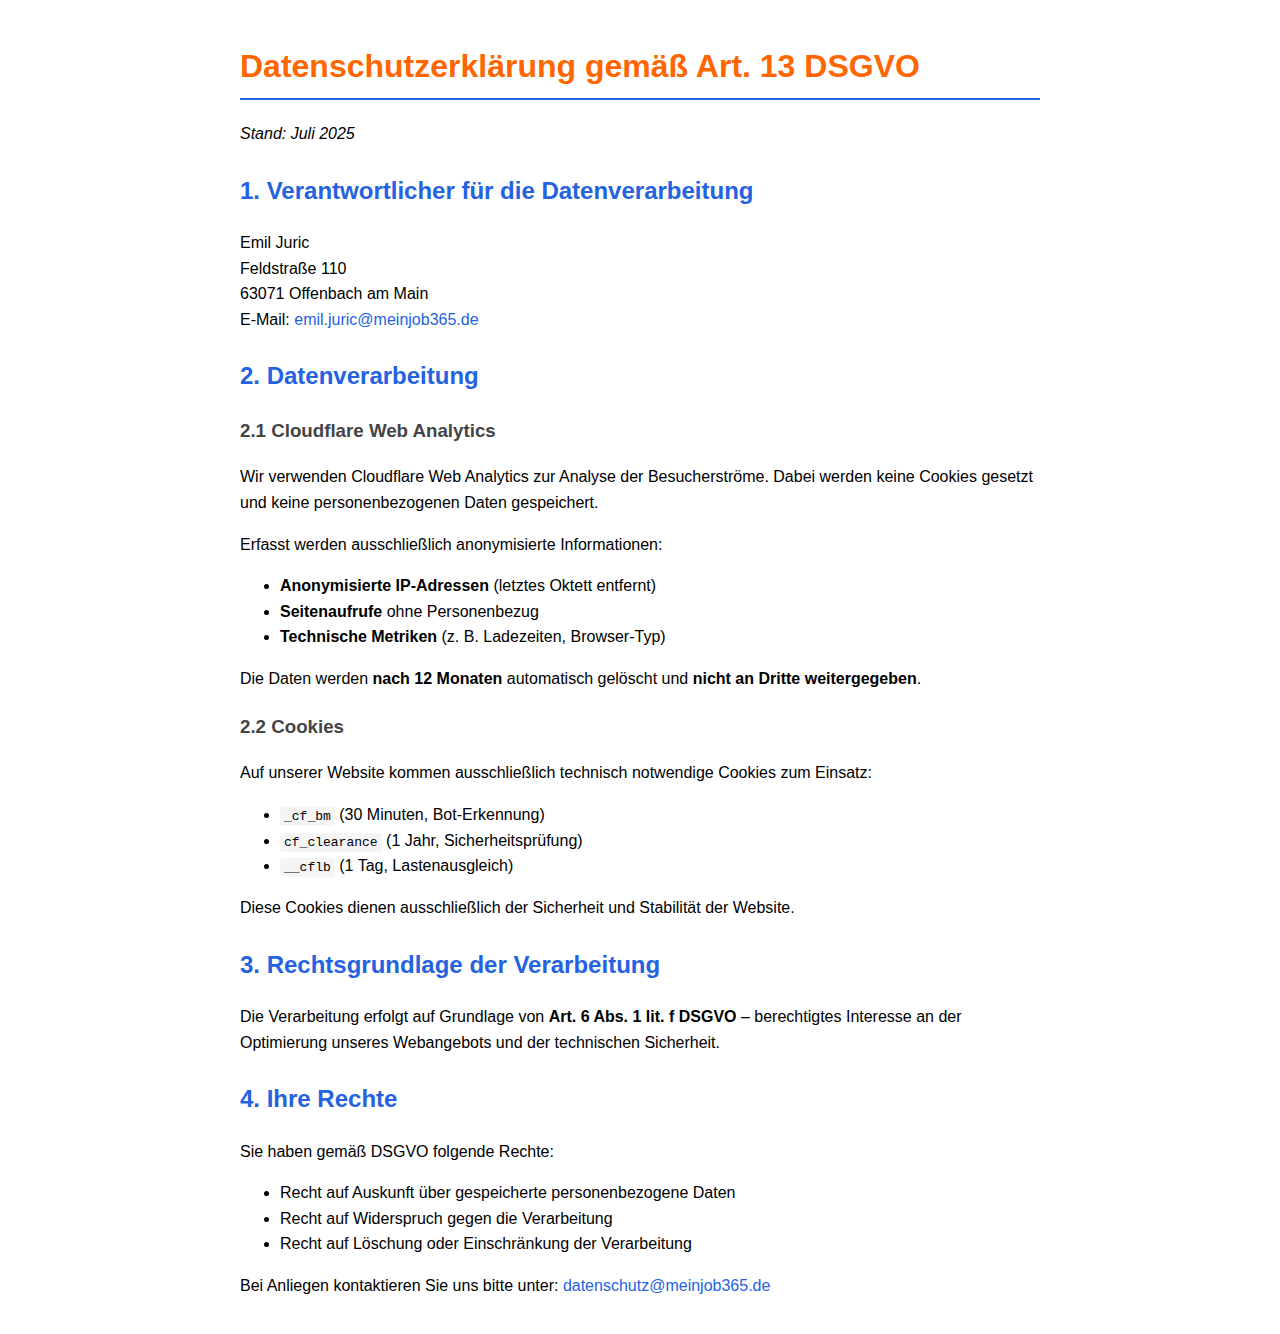
<file: src/datenschutz.html>
<!DOCTYPE html>
<html lang="de">
<head>
    <meta charset="UTF-8">
    <title>Datenschutz | meinjob365</title>
    <meta name="viewport" content="width=device-width, initial-scale=1.0">
    <meta name="robots" content="noindex">

    <!-- Add inside <head> -->
    <link rel="canonical" href="https://meinjob365.de/datenschutz" />

    <style>
        body { font-family: Arial, sans-serif; line-height: 1.6; max-width: 800px; margin: 0 auto; padding: 20px; }
        h1 { color: #FF6600; border-bottom: 2px solid #2462E1; padding-bottom: 5px; }
        h2 { color: #2462E1; margin-top: 25px; }
        h3 { color: #444; margin-top: 20px; }
        a { color: #2462E1; text-decoration: none; }
        a:hover { text-decoration: underline; }
        code { background: #f5f5f5; padding: 2px 4px; border-radius: 3px; }
    </style>
</head>
<body>
    <h1>Datenschutzerklärung gemäß Art. 13 DSGVO</h1>
    <p><em>Stand: Juli 2025</em></p>

    <h2>1. Verantwortlicher für die Datenverarbeitung</h2>
    <p>
        Emil Juric<br>
        Feldstraße 110<br>
        63071 Offenbach am Main<br>
        E-Mail: <a href="mailto:emil.juric@meinjob365.de">emil.juric@meinjob365.de</a>
    </p>

    <h2>2. Datenverarbeitung</h2>
    
    <h3>2.1 Cloudflare Web Analytics</h3>
    <p>
        Wir verwenden Cloudflare Web Analytics zur Analyse der Besucherströme. Dabei werden keine Cookies gesetzt und keine personenbezogenen Daten gespeichert.
    </p>
    <p>Erfasst werden ausschließlich anonymisierte Informationen:</p>
    <ul>
        <li><strong>Anonymisierte IP-Adressen</strong> (letztes Oktett entfernt)</li>
        <li><strong>Seitenaufrufe</strong> ohne Personenbezug</li>
        <li><strong>Technische Metriken</strong> (z.&nbsp;B. Ladezeiten, Browser-Typ)</li>
    </ul>
    <p>
        Die Daten werden <strong>nach 12 Monaten</strong> automatisch gelöscht und <strong>nicht an Dritte weitergegeben</strong>.
    </p>

    <h3>2.2 Cookies</h3>
    <p>Auf unserer Website kommen ausschließlich technisch notwendige Cookies zum Einsatz:</p>
    <ul>
        <li><code>_cf_bm</code> (30 Minuten, Bot-Erkennung)</li>
        <li><code>cf_clearance</code> (1 Jahr, Sicherheitsprüfung)</li>
        <li><code>__cflb</code> (1 Tag, Lastenausgleich)</li>
    </ul>
    <p>Diese Cookies dienen ausschließlich der Sicherheit und Stabilität der Website.</p>

    <h2>3. Rechtsgrundlage der Verarbeitung</h2>
    <p>
        Die Verarbeitung erfolgt auf Grundlage von <strong>Art. 6 Abs. 1 lit. f DSGVO</strong> – berechtigtes Interesse an der Optimierung unseres Webangebots und der technischen Sicherheit.
    </p>

    <h2>4. Ihre Rechte</h2>
    <p>Sie haben gemäß DSGVO folgende Rechte:</p>
    <ul>
        <li>Recht auf Auskunft über gespeicherte personenbezogene Daten</li>
        <li>Recht auf Widerspruch gegen die Verarbeitung</li>
        <li>Recht auf Löschung oder Einschränkung der Verarbeitung</li>
    </ul>
    <p>
        Bei Anliegen kontaktieren Sie uns bitte unter:  
        <a href="mailto:datenschutz@meinjob365.de">datenschutz@meinjob365.de</a>
    </p>
</body>
</html>
</file>
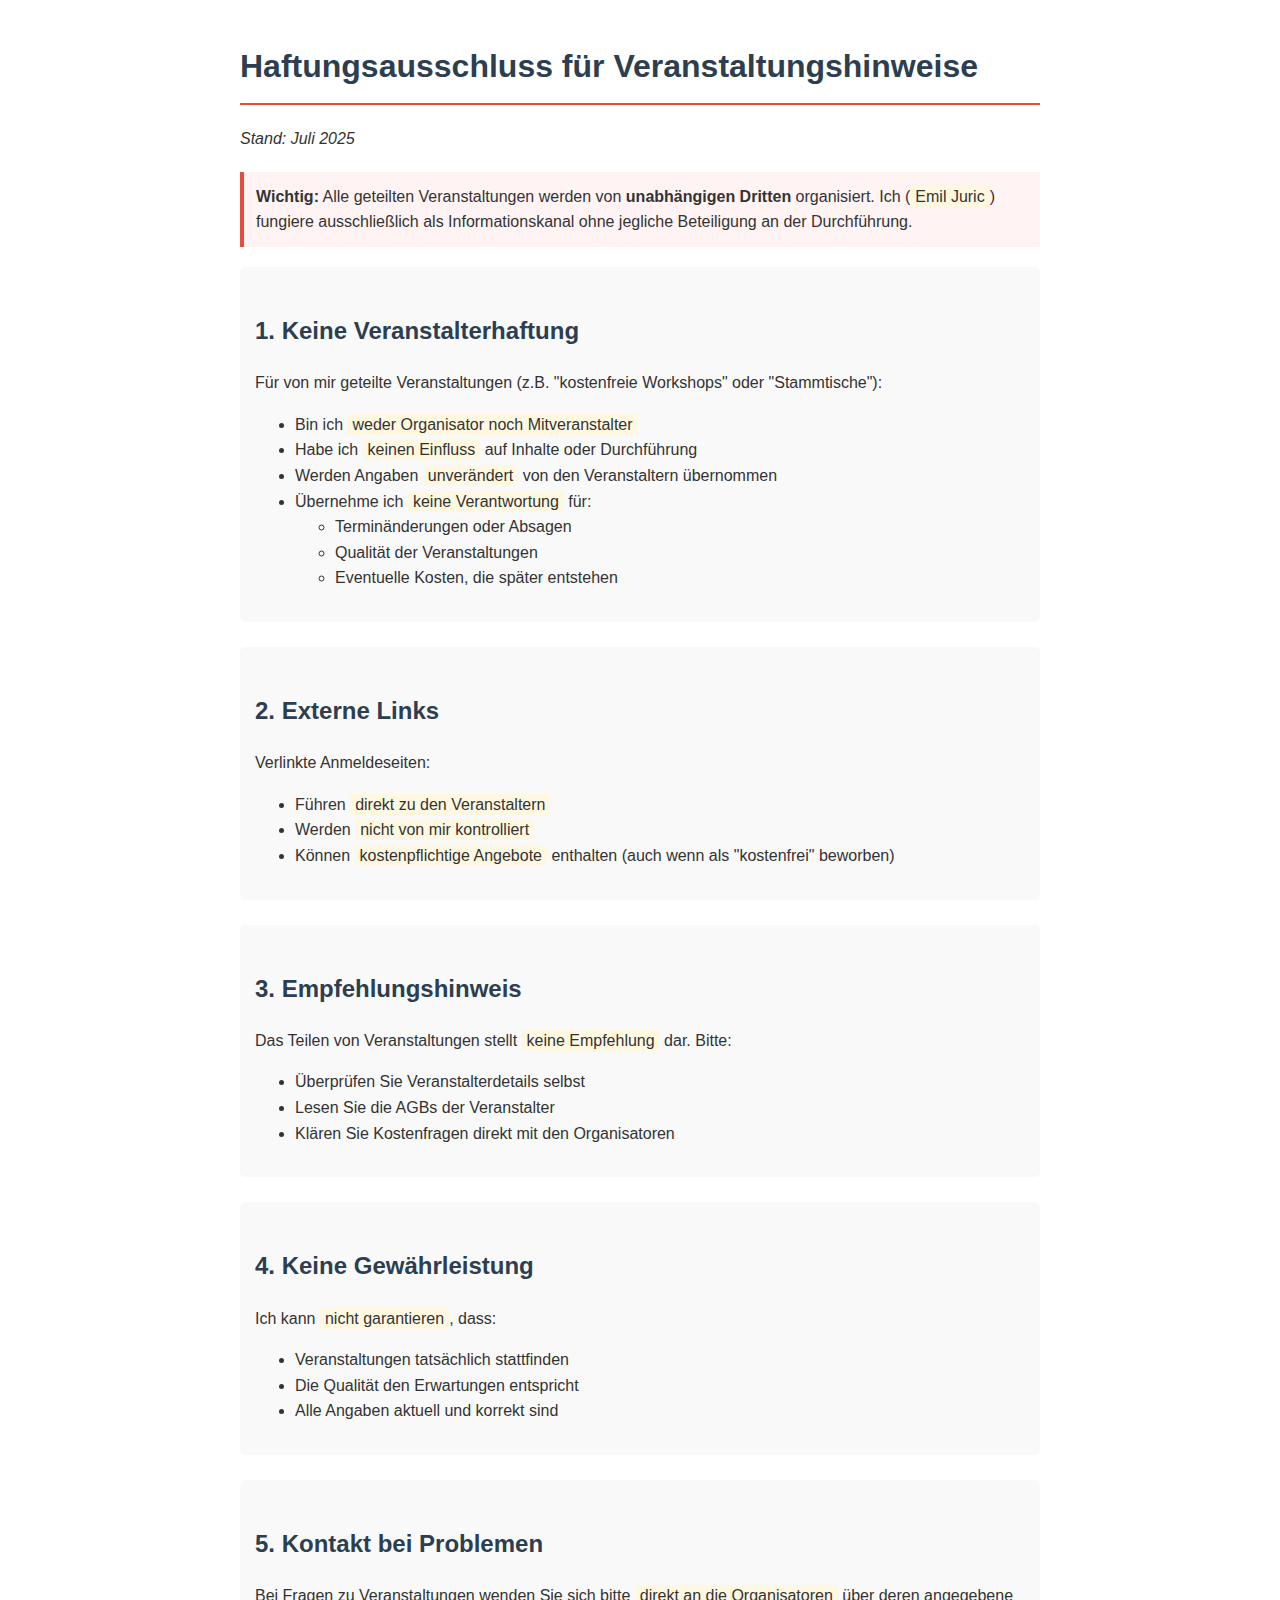
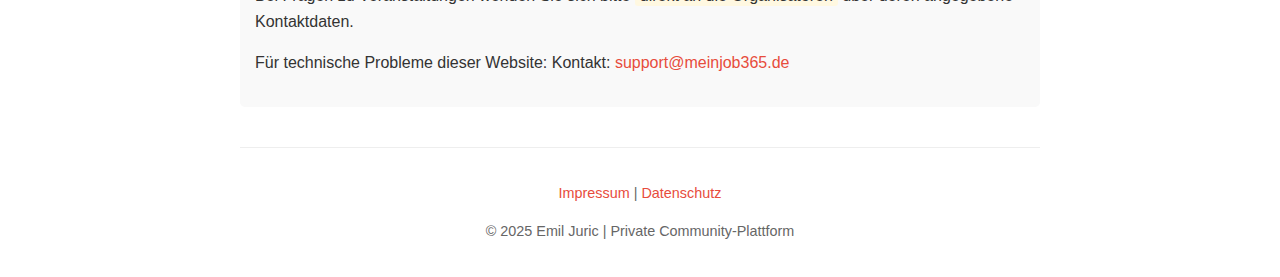
<file: src/disclaimer.html>
<!DOCTYPE html>
<html lang="de">
<head>
    <meta charset="UTF-8">
    <meta name="viewport" content="width=device-width, initial-scale=1.0">
    <title>Haftungsausschluss | MeinJob365</title>
    <style>
        body {
            font-family: 'Arial', sans-serif;
            line-height: 1.6;
            max-width: 800px;
            margin: 0 auto;
            padding: 20px;
            color: #333;
        }
        h1 {
            color: #2c3e50;
            border-bottom: 2px solid #e74c3c;
            padding-bottom: 10px;
        }
        h2 {
            color: #2c3e50;
            margin-top: 30px;
        }
        .section {
            margin-bottom: 25px;
            background: #f9f9f9;
            padding: 15px;
            border-radius: 5px;
        }
        footer {
            margin-top: 40px;
            border-top: 1px solid #eee;
            padding-top: 20px;
            font-size: 0.9em;
            color: #666;
            text-align: center;
        }
        a {
            color: #e74c3c;
            text-decoration: none;
        }
        a:hover {
            text-decoration: underline;
        }
        .highlight {
            background: #fff8e1;
            padding: 2px 5px;
            border-radius: 3px;
        }
        .event-warning {
            background: #fff3f3;
            border-left: 4px solid #e74c3c;
            padding: 12px;
            margin: 20px 0;
        }
    </style>
</head>
<body>
    <h1>Haftungsausschluss für Veranstaltungshinweise</h1>
    <p><em>Stand: Juli 2025</em></p>

    <div class="event-warning">
        <strong>Wichtig:</strong> Alle geteilten Veranstaltungen werden von <strong>unabhängigen Dritten</strong> organisiert. 
        Ich (<span class="highlight">Emil Juric</span>) fungiere ausschließlich als Informationskanal ohne jegliche Beteiligung an der Durchführung.
    </div>

    <div class="section">
        <h2>1. Keine Veranstalterhaftung</h2>
        <p>Für von mir geteilte Veranstaltungen (z.B. "kostenfreie Workshops" oder "Stammtische"):</p>
        <ul>
            <li>Bin ich <span class="highlight">weder Organisator noch Mitveranstalter</span></li>
            <li>Habe ich <span class="highlight">keinen Einfluss</span> auf Inhalte oder Durchführung</li>
            <li>Werden Angaben <span class="highlight">unverändert</span> von den Veranstaltern übernommen</li>
            <li>Übernehme ich <span class="highlight">keine Verantwortung</span> für:
                <ul>
                    <li>Terminänderungen oder Absagen</li>
                    <li>Qualität der Veranstaltungen</li>
                    <li>Eventuelle Kosten, die später entstehen</li>
                </ul>
            </li>
        </ul>
    </div>

    <div class="section">
        <h2>2. Externe Links</h2>
        <p>Verlinkte Anmeldeseiten:</p>
        <ul>
            <li>Führen <span class="highlight">direkt zu den Veranstaltern</span></li>
            <li>Werden <span class="highlight">nicht von mir kontrolliert</span></li>
            <li>Können <span class="highlight">kostenpflichtige Angebote</span> enthalten (auch wenn als "kostenfrei" beworben)</li>
        </ul>
    </div>

    <div class="section">
        <h2>3. Empfehlungshinweis</h2>
        <p>Das Teilen von Veranstaltungen stellt <span class="highlight">keine Empfehlung</span> dar. Bitte:</p>
        <ul>
            <li>Überprüfen Sie Veranstalterdetails selbst</li>
            <li>Lesen Sie die AGBs der Veranstalter</li>
            <li>Klären Sie Kostenfragen direkt mit den Organisatoren</li>
        </ul>
    </div>

    <div class="section">
        <h2>4. Keine Gewährleistung</h2>
        <p>Ich kann <span class="highlight">nicht garantieren</span>, dass:</p>
        <ul>
            <li>Veranstaltungen tatsächlich stattfinden</li>
            <li>Die Qualität den Erwartungen entspricht</li>
            <li>Alle Angaben aktuell und korrekt sind</li>
        </ul>
    </div>

    <div class="section">
        <h2>5. Kontakt bei Problemen</h2>
        <p>Bei Fragen zu Veranstaltungen wenden Sie sich bitte <span class="highlight">direkt an die Organisatoren</span> über deren angegebene Kontaktdaten.</p>
        <p>Für technische Probleme dieser Website: Kontakt: <a href="mailto:support@meinjob365.de">support@meinjob365.de</a>
    </div>

    <footer>
        <p><a href="/impressum">Impressum</a> | <a href="/datenschutz">Datenschutz</a></p>
        <p>© 2025 Emil Juric | Private Community-Plattform</p>
    </footer>
</body>
</html>
</file>
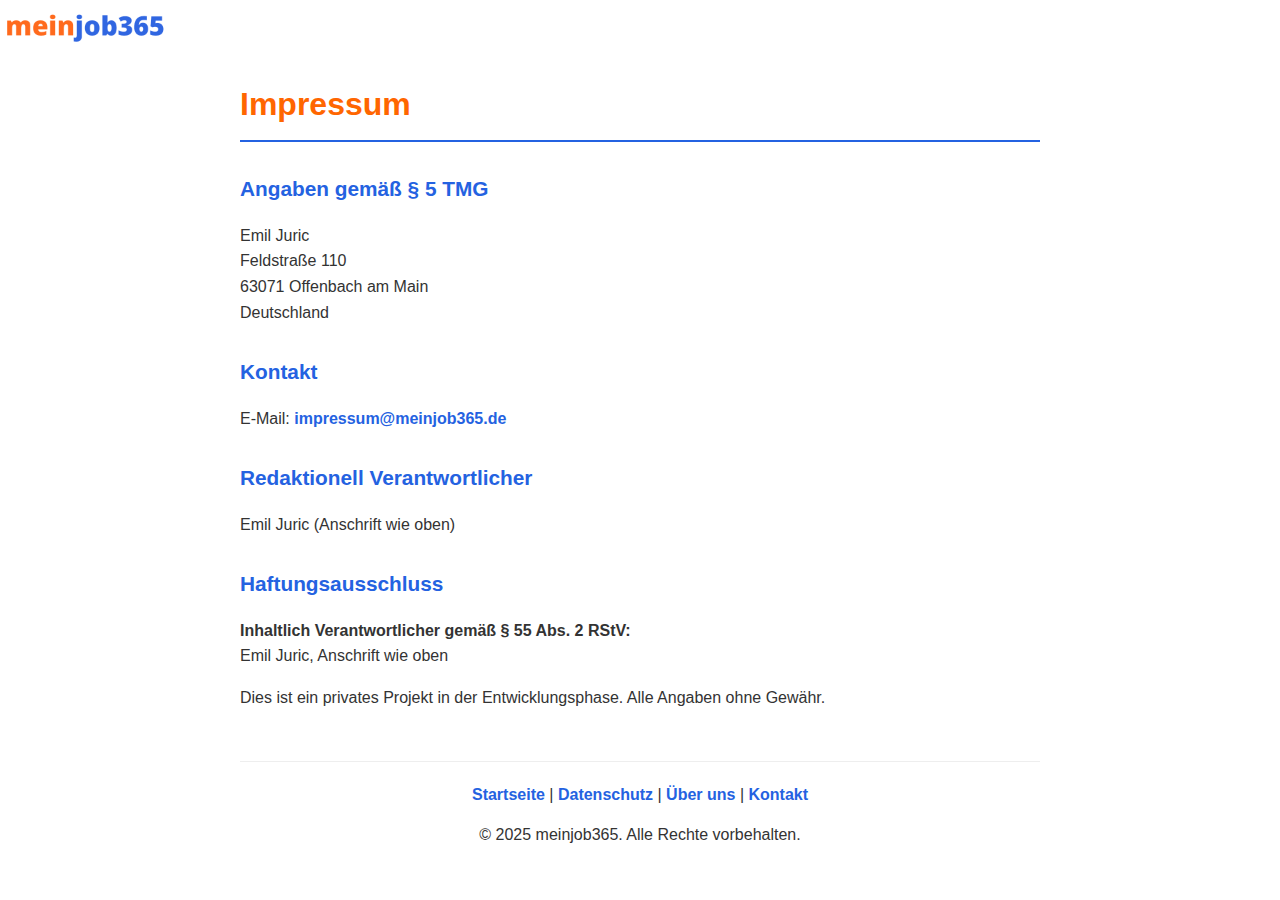
<file: src/impressum.html>
<!DOCTYPE html>
<html lang="de">
<head>
    <meta charset="UTF-8">
    <meta name="viewport" content="width=device-width, initial-scale=1.0">
    <meta name="description" content="Impressum von meinjob365 - Angaben gemäß § 5 TMG">
    <title>Impressum | meinjob365 - Rechtliche Angaben</title>
    <link rel="canonical" href="https://meinjob365.de/impressum" />
    <link rel="icon" href="/favicon.ico" type="image/x-icon">

    <style>
        body {
            font-family: 'Arial', sans-serif;
            line-height: 1.6;
            color: #333;
            margin: 0;
            padding: 0;
        }
        
        /* Header s logom koji ide do kraja lijevo */
        header {
            padding:5px;
            position: relative;
        }
        
        .logo {
            height: 40px;
            width: auto;
        }
        
        /* Glavni container za sadržaj */
        .main-container {
            max-width: 800px;
            margin: 0 auto;
            padding: 0 20px;
        }
        
        h1 {
            color: #FF6600;
            border-bottom: 2px solid #2462E1;
            padding-bottom: 10px;
            margin-bottom: 20px;
        }
        
        h2 {
            color: #2462E1;
            margin-top: 30px;
            font-size: 1.3em;
        }
        
        a {
            color: #2462E1;
            text-decoration: none;
            font-weight: bold;
        }
        
        a:hover {
            text-decoration: underline;
        }
        
        footer {
            margin-top: 50px;
            padding-top: 20px;
            border-top: 1px solid #eee;
            text-align: center;
        }
        
        @media (max-width: 600px) {
            header {
                padding-left: 15px;
            }
            
            .logo {
                max-width: 150px;
            }
            
            .main-container {
                padding: 0 15px;
            }
            
            h1 {
                font-size: 1.5em;
            }
        }
    </style>
</head>
<body>
    <header>
        <a href="/" title="Zur Startseite von meinjob365">
            <img src="/images/meinjob365_logo.png" alt="meinjob365 Logo" class="logo">
        </a>
    </header>

    <div class="main-container">
        <main>
            <h1>Impressum</h1>
            
            <h2>Angaben gemäß § 5 TMG</h2>
            <p>
                Emil Juric<br>
                Feldstraße 110<br>
                63071 Offenbach am Main<br>
                Deutschland
            </p>

            <h2>Kontakt</h2>
            <p>
                E-Mail: <a href="mailto:impressum@meinjob365.de">impressum@meinjob365.de</a>
            </p>

            <h2>Redaktionell Verantwortlicher</h2>
            <p>Emil Juric (Anschrift wie oben)</p>

            <h2>Haftungsausschluss</h2>
            <p>
                <strong>Inhaltlich Verantwortlicher gemäß § 55 Abs. 2 RStV:</strong><br>
                Emil Juric, Anschrift wie oben
            </p>
            <p>
                Dies ist ein privates Projekt in der Entwicklungsphase. Alle Angaben ohne Gewähr.
            </p>
        </main>

        <footer>
            <nav>
                <a href="/">Startseite</a> | 
                <a href="/datenschutz">Datenschutz</a> | 
                <a href="/ueber-uns">Über uns</a> | 
                <a href="/kontakt">Kontakt</a>
            </nav>
            <p style="margin-top: 15px;">© 2025 meinjob365. Alle Rechte vorbehalten.</p>
        </footer>
    </div>
</body>
</html>
</file>
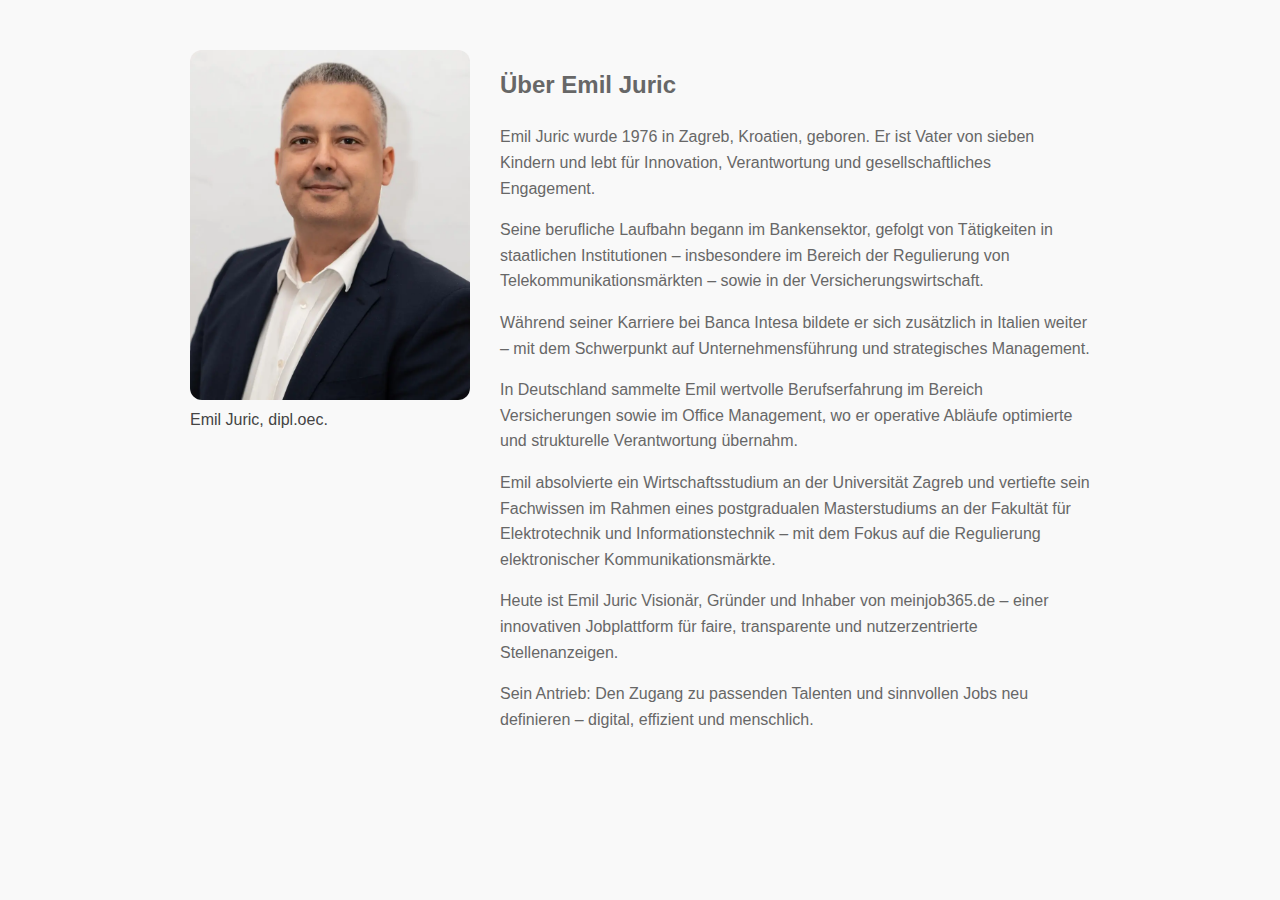
<file: src/ueber-uns.html>
<!DOCTYPE html>
<html lang="de">
<head>
  <meta charset="UTF-8">
  <meta name="viewport" content="width=device-width, initial-scale=1">
  <title>Über uns – meinjob365</title>
  <link rel="canonical" href="https://www.meinjob365.de/ueber-uns" />
  <meta name="description" content="Emil Juric – Visionär, Gründer und Geschäftsführer von meinjob365.de – fair, transparent und digital.">
  <meta name="robots" content="index, follow">

  <!-- JSON-LD Structured Data -->
  <script type="application/ld+json">
  {
    "@context": "https://schema.org",
    "@type": "Person",
    "name": "Emil Juric",
    "givenName": "Emil",
    "familyName": "Juric",
    "birthPlace": {
      "@type": "Place",
      "name": "Zagreb, Kroatien"
    },
    "homeLocation": {
      "@type": "Place",
      "address": {
        "@type": "PostalAddress",
        "postalCode": "63071",
        "addressLocality": "Offenbach am Main",
        "addressRegion": "Hessen",
        "addressCountry": "Deutschland"
      }
    },
    "jobTitle": "Gründer, Geschäftsführer, Visionär",
    "worksFor": {
      "@type": "Organization",
      "name": "meinjob365.de",
      "url": "https://www.meinjob365.de"
    },
    "alumniOf": [
      {"@type": "CollegeOrUniversity","name": "Universität Zagreb – Wirtschaftsfakultät"},
      {"@type": "CollegeOrUniversity","name": "Fakultät für Elektrotechnik und Informationstechnik (FER), Universität Zagreb"},
      {"@type": "EducationalOrganization","name": "Banca Intesa Weiterbildung – Unternehmensführung (Italien)"}
    ],
    "hasOccupation": [
      {"@type": "Occupation","name": "Telekommunikationsregulierung","description":"Berufserfahrung in staatlichen Institutionen im Bereich der elektronischen Kommunikation"},
      {"@type": "Occupation","name": "Versicherung","description":"Erfahrung im Versicherungsbereich in Deutschland"},
      {"@type": "Occupation","name": "Office Management","description":"Verantwortung für Büroorganisation und operative Abläufe in Deutschland"}
    ],
    "nationality": {"@type": "Country","name": "Kroatien"},
    "knowsLanguage": ["Deutsch","Kroatisch","Englisch"],
    "url": "https://www.meinjob365.de/ueber-uns",
    "image": "https://www.meinjob365.de/images/Emil%20Juric.webp",
    "sameAs": ["https://www.linkedin.com/in/emil-juric"],
    "description": "Emil Juric ist Visionär, Gründer und Geschäftsführer von meinjob365.de – einer innovativen Jobplattform für faire, transparente und digitale Stellenanzeigen im DACH-Raum."
  }
  </script>

  <style>
    body {
      font-family: Arial, sans-serif;
      margin: 0;
      padding: 0;
      background: #f9f9f9;
      color: #676767;
      line-height: 1.6;
    }

    .about-container {
      max-width: 900px;
      margin: 0 auto;
      padding: 50px 20px;
    }

    .about-section {
      display: flex;
      flex-direction: column;
      align-items: center;
      text-align: center;
    }

    .about-img {
      max-width: 280px;
      border-radius: 12px;
      margin-bottom: 20px;
    }

    .about-title {
      font-weight: 500;
      font-size: 16px;
      color: #444;
      margin-bottom: 30px;
    }

    .about-text h1 {
      font-size: 24px;
      margin-bottom: 20px;
    }

    .about-text p {
      font-size: 16px;
      margin-bottom: 15px;
    }

    @media (min-width: 768px) {
      .about-section {
        flex-direction: row;
        align-items: flex-start;
        text-align: left;
      }

      .about-img {
        margin-right: 30px;
        margin-bottom: 0;
      }
    }
  </style>
</head>
<body>
  <main class="about-container">
    <section class="about-section">
      <div class="about-img-container">
        <img src="/images/Emil Juric.webp" alt="Emil Juric – Gründer von meinjob365" class="about-img" />
        <div class="about-title">
          Emil Juric, dipl.oec.
        </div>
      </div>

      <div class="about-text">
        <h1>Über Emil Juric</h1>
        <p>Emil Juric wurde 1976 in Zagreb, Kroatien, geboren. Er ist Vater von sieben Kindern und lebt für Innovation, Verantwortung und gesellschaftliches Engagement.</p>
        <p>Seine berufliche Laufbahn begann im Bankensektor, gefolgt von Tätigkeiten in staatlichen Institutionen – insbesondere im Bereich der Regulierung von Telekommunikationsmärkten – sowie in der Versicherungswirtschaft.</p>
        <p>Während seiner Karriere bei Banca Intesa bildete er sich zusätzlich in Italien weiter – mit dem Schwerpunkt auf Unternehmensführung und strategisches Management.</p>
        <p>In Deutschland sammelte Emil wertvolle Berufserfahrung im Bereich Versicherungen sowie im Office Management, wo er operative Abläufe optimierte und strukturelle Verantwortung übernahm.</p>
        <p>Emil absolvierte ein Wirtschaftsstudium an der Universität Zagreb und vertiefte sein Fachwissen im Rahmen eines postgradualen Masterstudiums an der Fakultät für Elektrotechnik und Informationstechnik – mit dem Fokus auf die Regulierung elektronischer Kommunikationsmärkte.</p>
        <p>Heute ist Emil Juric Visionär, Gründer und Inhaber von meinjob365.de – einer innovativen Jobplattform für faire, transparente und nutzerzentrierte Stellenanzeigen.</p>
        <p>Sein Antrieb: Den Zugang zu passenden Talenten und sinnvollen Jobs neu definieren – digital, effizient und menschlich.</p>
      </div>
    </section>
  </main>
</body>
</html>
</file>
<file: style.css>
body {
  margin: 0;
  font-family: Arial, sans-serif;
  background: #f9f9f9;
  color: #222;
}

.about-container {
  max-width: 1200px;
  margin: 40px auto;
  padding: 20px;
}

.about-section {
  display: flex;
  flex-wrap: wrap;
  align-items: flex-start;
  gap: 40px;
}

.about-img {
  width: 300px;
  height: auto;
  border-radius: 12px;
  object-fit: cover;
  box-shadow: 0 4px 12px rgba(0,0,0,0.1);
}

.about-text {
  flex: 1;
  min-width: 280px;
}

.about-text h1 {
  margin-top: 0;
  font-size: 2.2em;
}

.about-text p {
  font-size: 1.1em;
  line-height: 1.6;
  margin-bottom: 1.2em;
}
</file>
